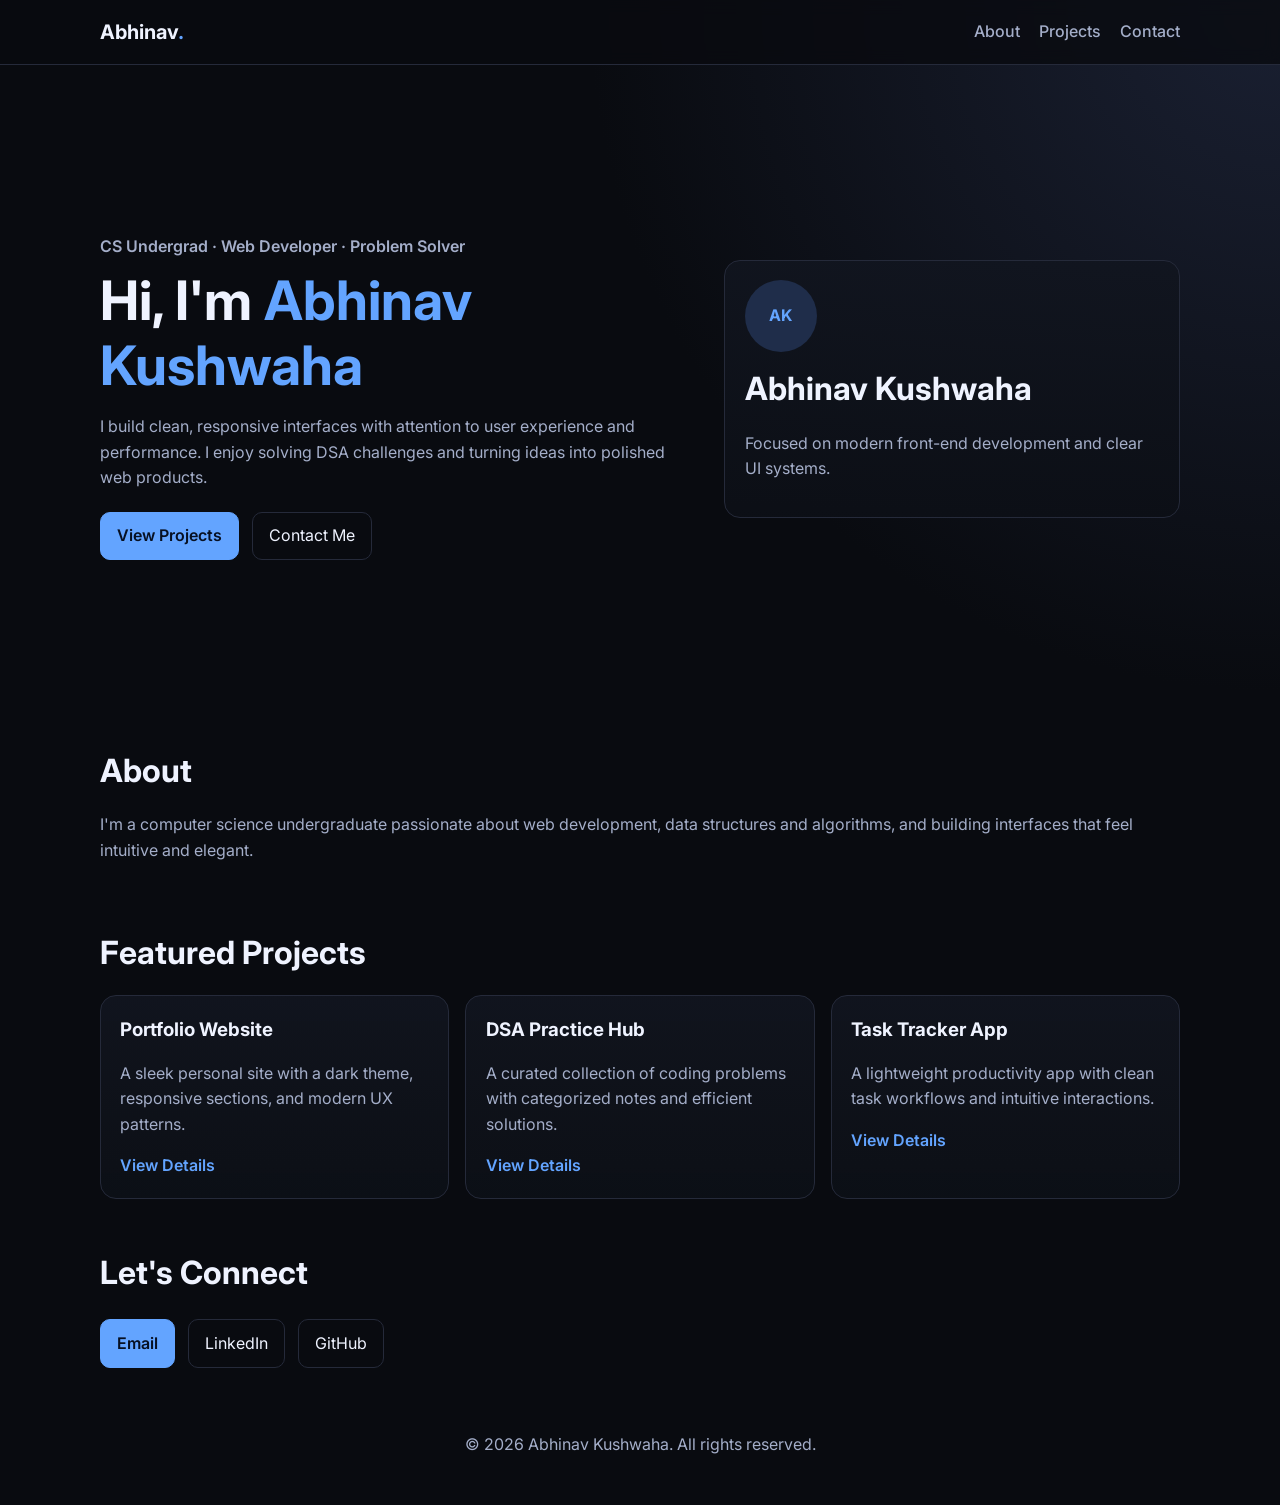
<file: index.html>
<!DOCTYPE html>
<html lang="en">
<head>
  <meta charset="UTF-8">
  <meta name="viewport" content="width=device-width, initial-scale=1.0">
  <title>Abhinav Kushwaha | Portfolio</title>
  <link rel="preconnect" href="https://fonts.googleapis.com">
  <link rel="preconnect" href="https://fonts.gstatic.com" crossorigin>
  <link href="https://fonts.googleapis.com/css2?family=Inter:wght@400;500;600;700&display=swap" rel="stylesheet">
  <link rel="stylesheet" href="./styles.css">
</head>
<body>
  <header class="site-header">
    <div class="container nav-wrap">
      <a class="logo" href="#top">Abhinav<span>.</span></a>
      <nav class="nav-links" aria-label="Primary navigation">
        <a href="#about">About</a>
        <a href="#projects">Projects</a>
        <a href="#contact">Contact</a>
      </nav>
      <button class="menu-toggle" id="menuToggle" aria-expanded="false" aria-controls="mobileMenu">Menu</button>
    </div>
    <nav class="mobile-menu" id="mobileMenu" aria-label="Mobile navigation">
      <a href="#about">About</a>
      <a href="#projects">Projects</a>
      <a href="#contact">Contact</a>
    </nav>
  </header>

  <main id="top">
    <section class="hero container reveal">
      <div class="hero-content">
        <p class="tagline">CS Undergrad · Web Developer · Problem Solver</p>
        <h1>Hi, I'm <span>Abhinav Kushwaha</span></h1>
        <p>
          I build clean, responsive interfaces with attention to user experience and performance.
          I enjoy solving DSA challenges and turning ideas into polished web products.
        </p>
        <div class="hero-actions">
          <a class="button primary" href="#projects">View Projects</a>
          <a class="button secondary" href="#contact">Contact Me</a>
        </div>
      </div>
      <div class="profile-card">
        <div class="avatar" aria-hidden="true">AK</div>
        <h2>Abhinav Kushwaha</h2>
        <p>Focused on modern front-end development and clear UI systems.</p>
      </div>
    </section>

    <section class="container section reveal" id="about">
      <h2>About</h2>
      <p>
        I'm a computer science undergraduate passionate about web development, data structures and
        algorithms, and building interfaces that feel intuitive and elegant.
      </p>
    </section>

    <section class="container section reveal" id="projects">
      <h2>Featured Projects</h2>
      <div class="projects-grid">
        <article class="project-card">
          <h3>Portfolio Website</h3>
          <p>A sleek personal site with a dark theme, responsive sections, and modern UX patterns.</p>
          <a href="#" aria-label="Open Portfolio Website project">View Details</a>
        </article>
        <article class="project-card">
          <h3>DSA Practice Hub</h3>
          <p>A curated collection of coding problems with categorized notes and efficient solutions.</p>
          <a href="#" aria-label="Open DSA Practice Hub project">View Details</a>
        </article>
        <article class="project-card">
          <h3>Task Tracker App</h3>
          <p>A lightweight productivity app with clean task workflows and intuitive interactions.</p>
          <a href="#" aria-label="Open Task Tracker App project">View Details</a>
        </article>
      </div>
    </section>

    <section class="container section reveal" id="contact">
      <h2>Let's Connect</h2>
      <div class="contact-actions">
        <a class="button primary" href="mailto:abhinav@example.com">Email</a>
        <a class="button secondary" href="https://www.linkedin.com" target="_blank" rel="noreferrer">LinkedIn</a>
        <a class="button secondary" href="https://github.com" target="_blank" rel="noreferrer">GitHub</a>
      </div>
    </section>
  </main>

  <footer class="site-footer">
    <p>&copy; <span id="year"></span> Abhinav Kushwaha. All rights reserved.</p>
  </footer>

  <script src="./script.js"></script>
</body>
</html>
</file>
<file: styles.css>
:root {
  --bg: #090b10;
  --panel: #11151f;
  --panel-border: #252a3a;
  --text: #eff3ff;
  --muted: #a4aec9;
  --primary: #63a4ff;
  --primary-strong: #3e8dff;
}

* {
  box-sizing: border-box;
}

body {
  margin: 0;
  font-family: "Inter", system-ui, -apple-system, sans-serif;
  background: radial-gradient(circle at top right, #1a2032, var(--bg) 35%);
  color: var(--text);
  line-height: 1.6;
}

.container {
  width: min(1080px, 92%);
  margin: 0 auto;
}

.site-header {
  position: sticky;
  top: 0;
  backdrop-filter: blur(8px);
  background: rgb(9 11 16 / 80%);
  border-bottom: 1px solid var(--panel-border);
  z-index: 10;
}

.nav-wrap {
  display: flex;
  align-items: center;
  justify-content: space-between;
  padding: 1rem 0;
}

.logo {
  color: var(--text);
  text-decoration: none;
  font-weight: 700;
  font-size: 1.25rem;
}

.logo span {
  color: var(--primary);
}

.nav-links {
  display: flex;
  gap: 1.2rem;
}

.nav-links a,
.mobile-menu a {
  color: var(--muted);
  text-decoration: none;
  font-weight: 500;
}

.nav-links a:hover,
.mobile-menu a:hover {
  color: var(--text);
}

.menu-toggle {
  display: none;
  background: transparent;
  border: 1px solid var(--panel-border);
  color: var(--text);
  border-radius: 8px;
  padding: 0.4rem 0.7rem;
}

.mobile-menu {
  display: none;
  flex-direction: column;
  gap: 0.6rem;
  padding: 0 4% 1rem;
}

.hero {
  display: grid;
  grid-template-columns: 1.3fr 1fr;
  gap: 2rem;
  align-items: center;
  min-height: 72vh;
}

.tagline {
  color: var(--primary);
  margin-bottom: 0.5rem;
  font-weight: 600;
}

h1 {
  font-size: clamp(2rem, 4.6vw, 3.4rem);
  margin: 0;
  line-height: 1.2;
}

h1 span {
  color: var(--primary);
}

h2 {
  font-size: clamp(1.5rem, 2.8vw, 2rem);
  margin: 0 0 1rem;
}

.hero p,
.section p {
  color: var(--muted);
}

.hero-actions,
.contact-actions {
  display: flex;
  flex-wrap: wrap;
  gap: 0.8rem;
  margin-top: 1.3rem;
}

.button {
  display: inline-block;
  border-radius: 10px;
  padding: 0.65rem 1rem;
  text-decoration: none;
  border: 1px solid var(--panel-border);
  transition: 0.2s ease;
}

.button.primary {
  background: var(--primary);
  border-color: var(--primary);
  color: #071022;
  font-weight: 600;
}

.button.primary:hover {
  background: var(--primary-strong);
}

.button.secondary {
  color: var(--text);
}

.button.secondary:hover {
  border-color: var(--primary);
}

.profile-card,
.project-card {
  background: linear-gradient(180deg, rgb(17 21 31 / 90%), rgb(12 15 22 / 95%));
  border: 1px solid var(--panel-border);
  border-radius: 16px;
  padding: 1.2rem;
}

.avatar {
  width: 72px;
  height: 72px;
  border-radius: 50%;
  background: #1f2d4a;
  display: grid;
  place-items: center;
  font-weight: 700;
  color: var(--primary);
  margin-bottom: 0.7rem;
}

.section {
  padding: 2rem 0 1rem;
}

.projects-grid {
  display: grid;
  gap: 1rem;
  grid-template-columns: repeat(3, minmax(0, 1fr));
}

.project-card h3 {
  margin: 0 0 0.4rem;
}

.project-card a {
  color: var(--primary);
  text-decoration: none;
  font-weight: 600;
}

.site-footer {
  text-align: center;
  color: var(--muted);
  padding: 2rem 0;
}

.reveal {
  opacity: 0;
  transform: translateY(18px);
  transition: opacity 0.45s ease, transform 0.45s ease;
}

.reveal.visible {
  opacity: 1;
  transform: translateY(0);
}

@media (width <= 900px) {
  .hero {
    grid-template-columns: 1fr;
    padding-top: 2rem;
  }

  .projects-grid {
    grid-template-columns: 1fr;
  }
}

@media (width <= 680px) {
  .nav-links {
    display: none;
  }

  .menu-toggle {
    display: inline-block;
  }

  .mobile-menu.open {
    display: flex;
  }
}
</file>
